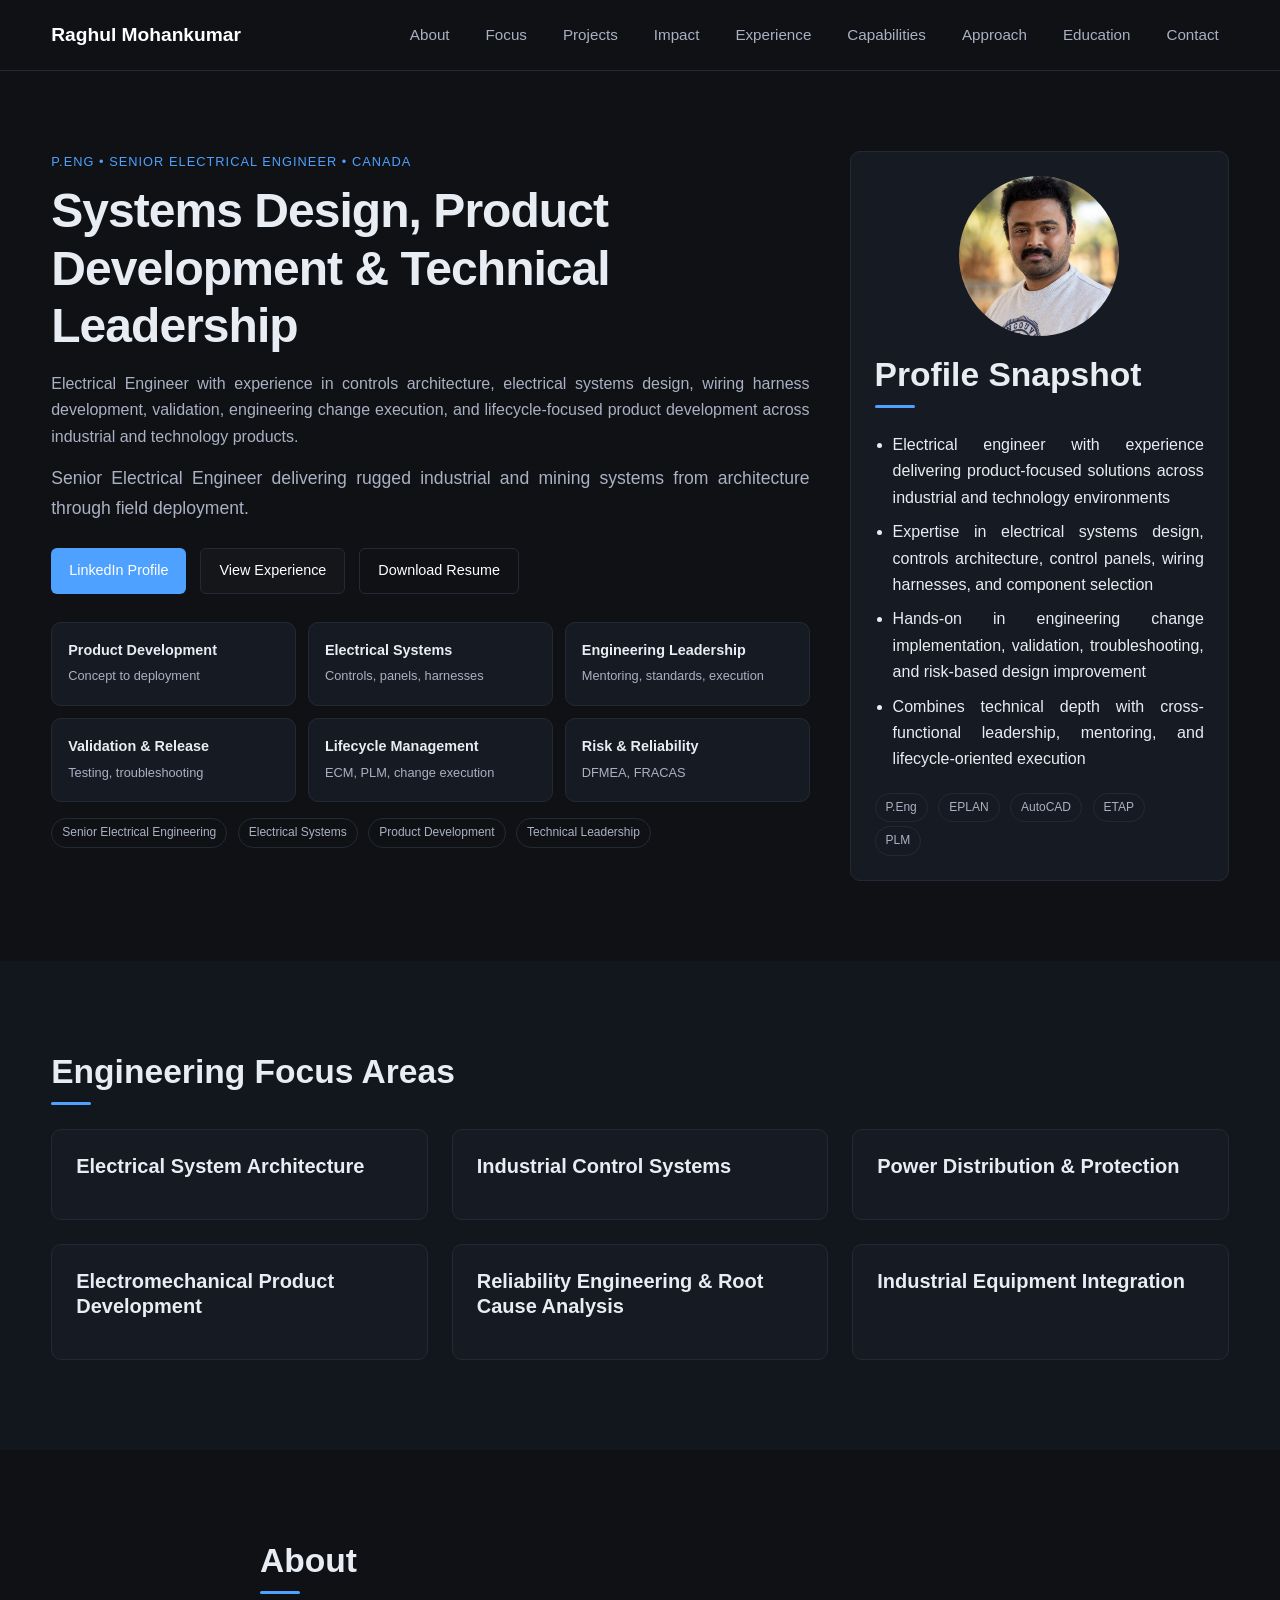
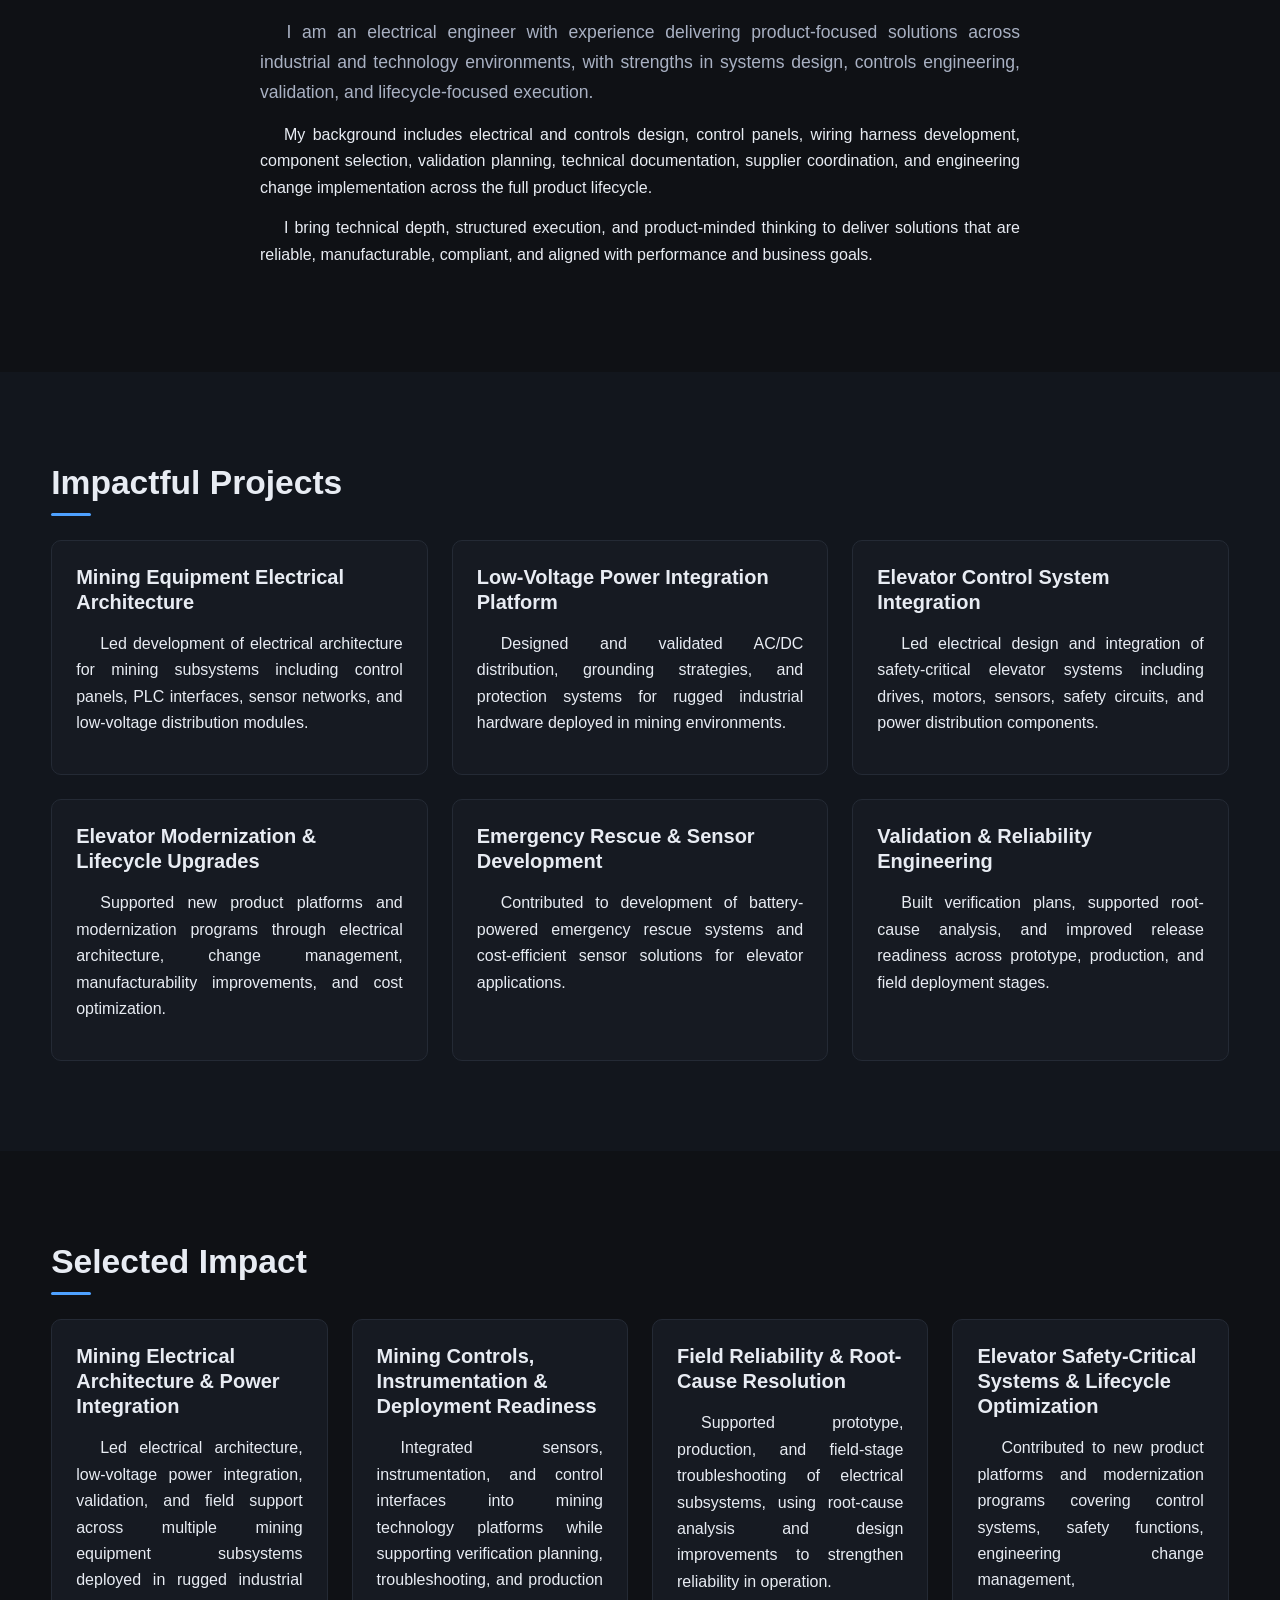
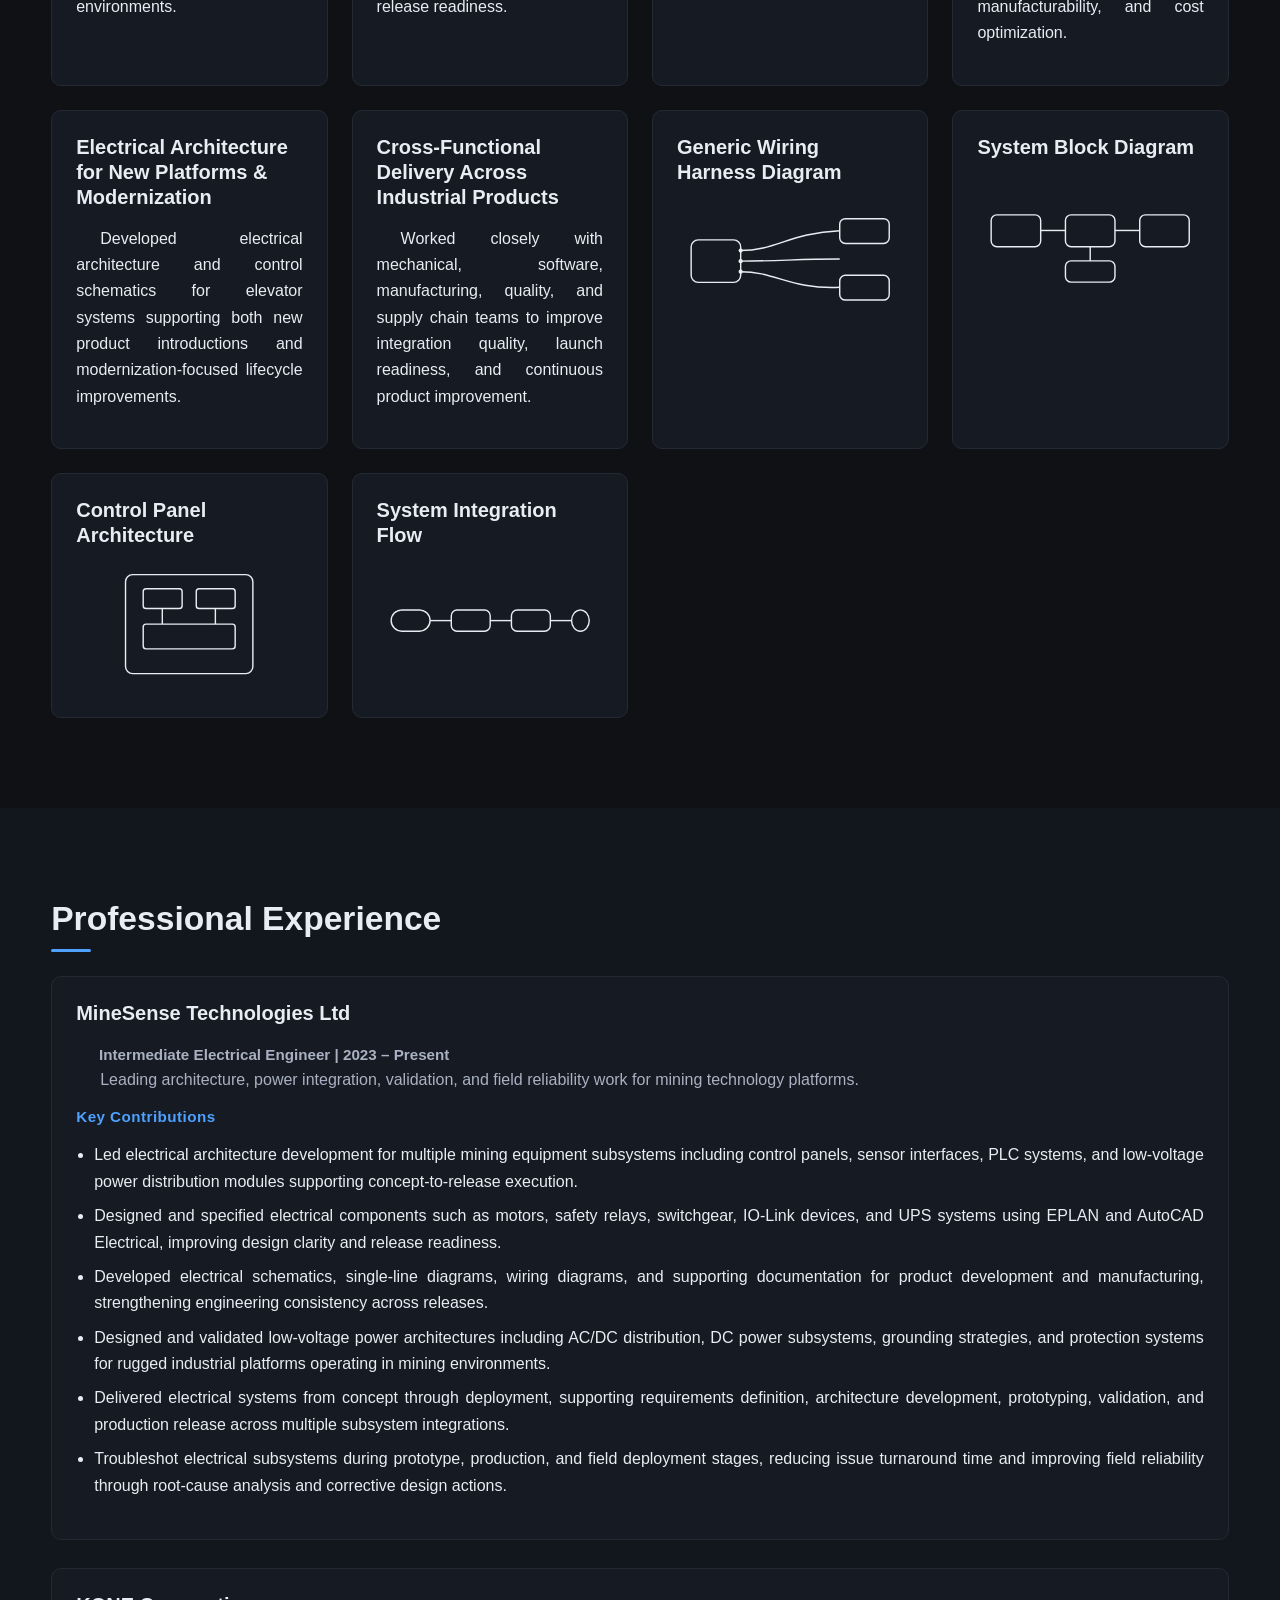
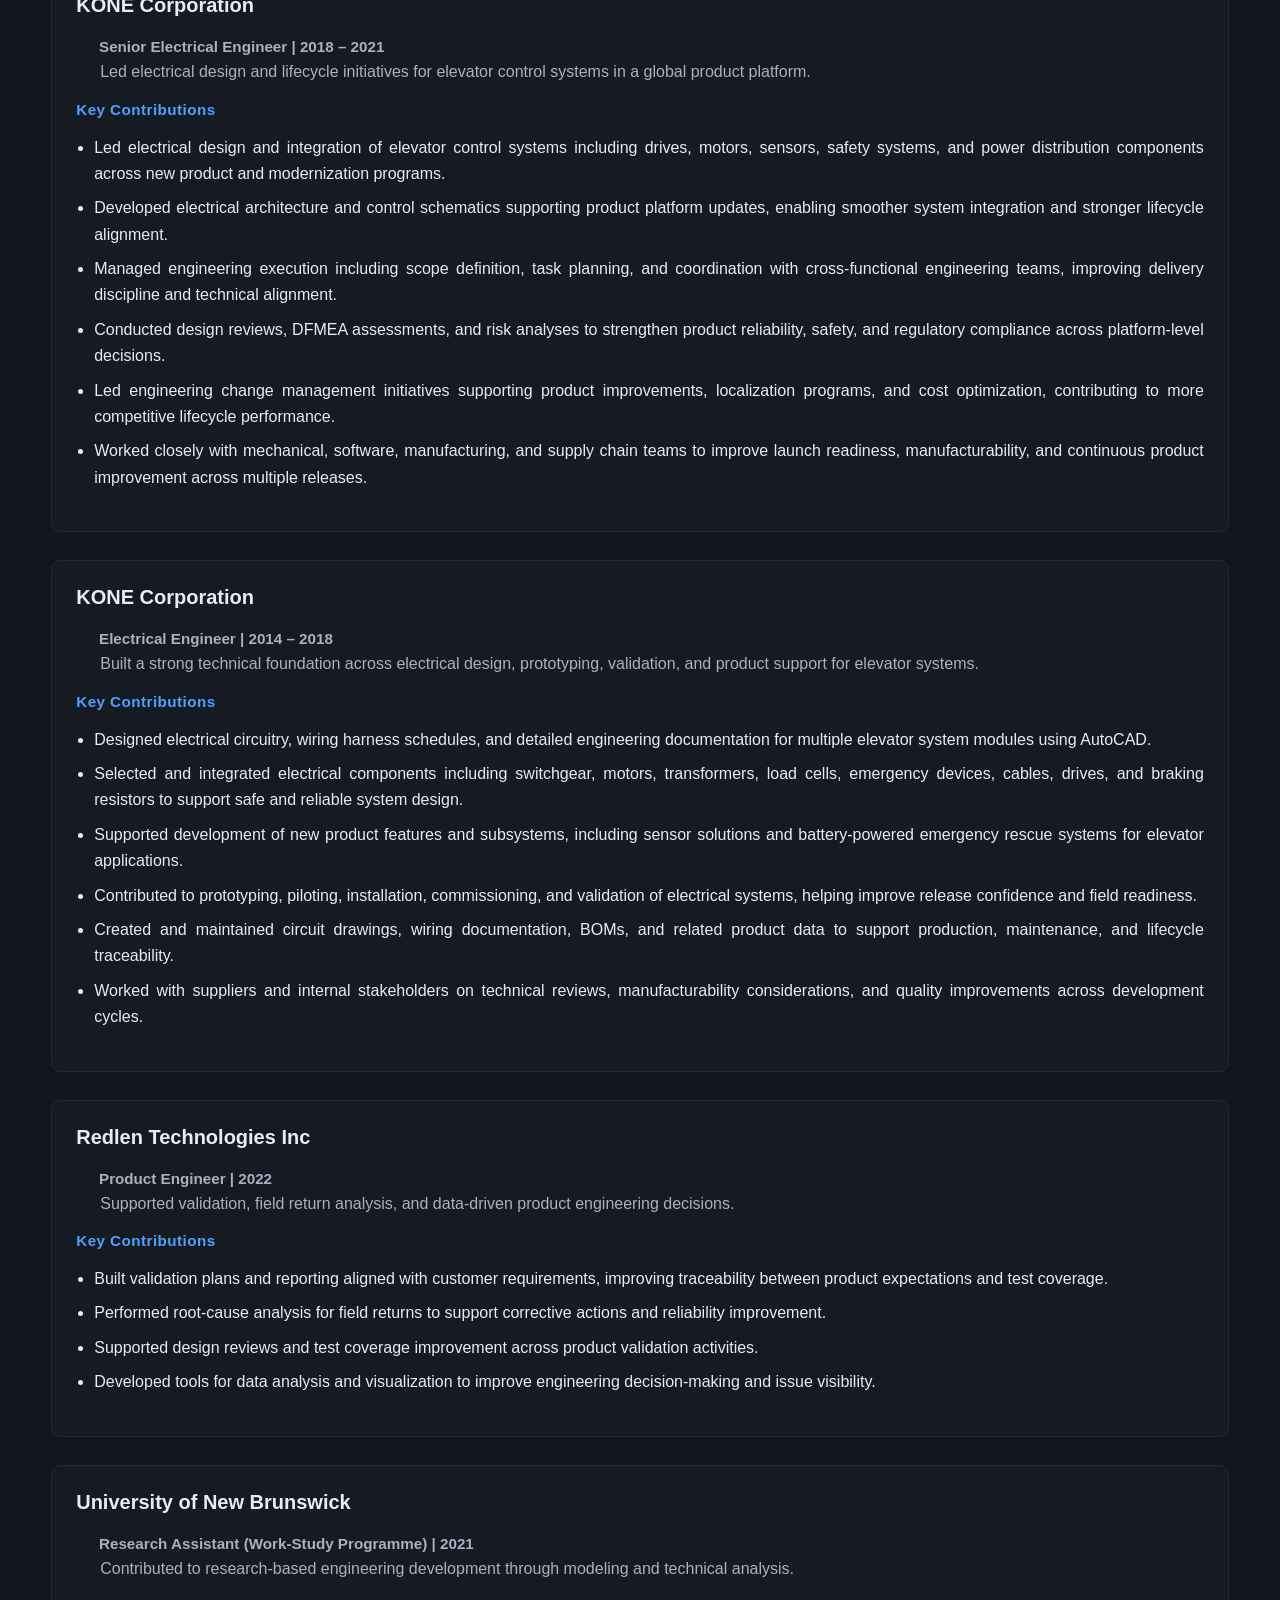
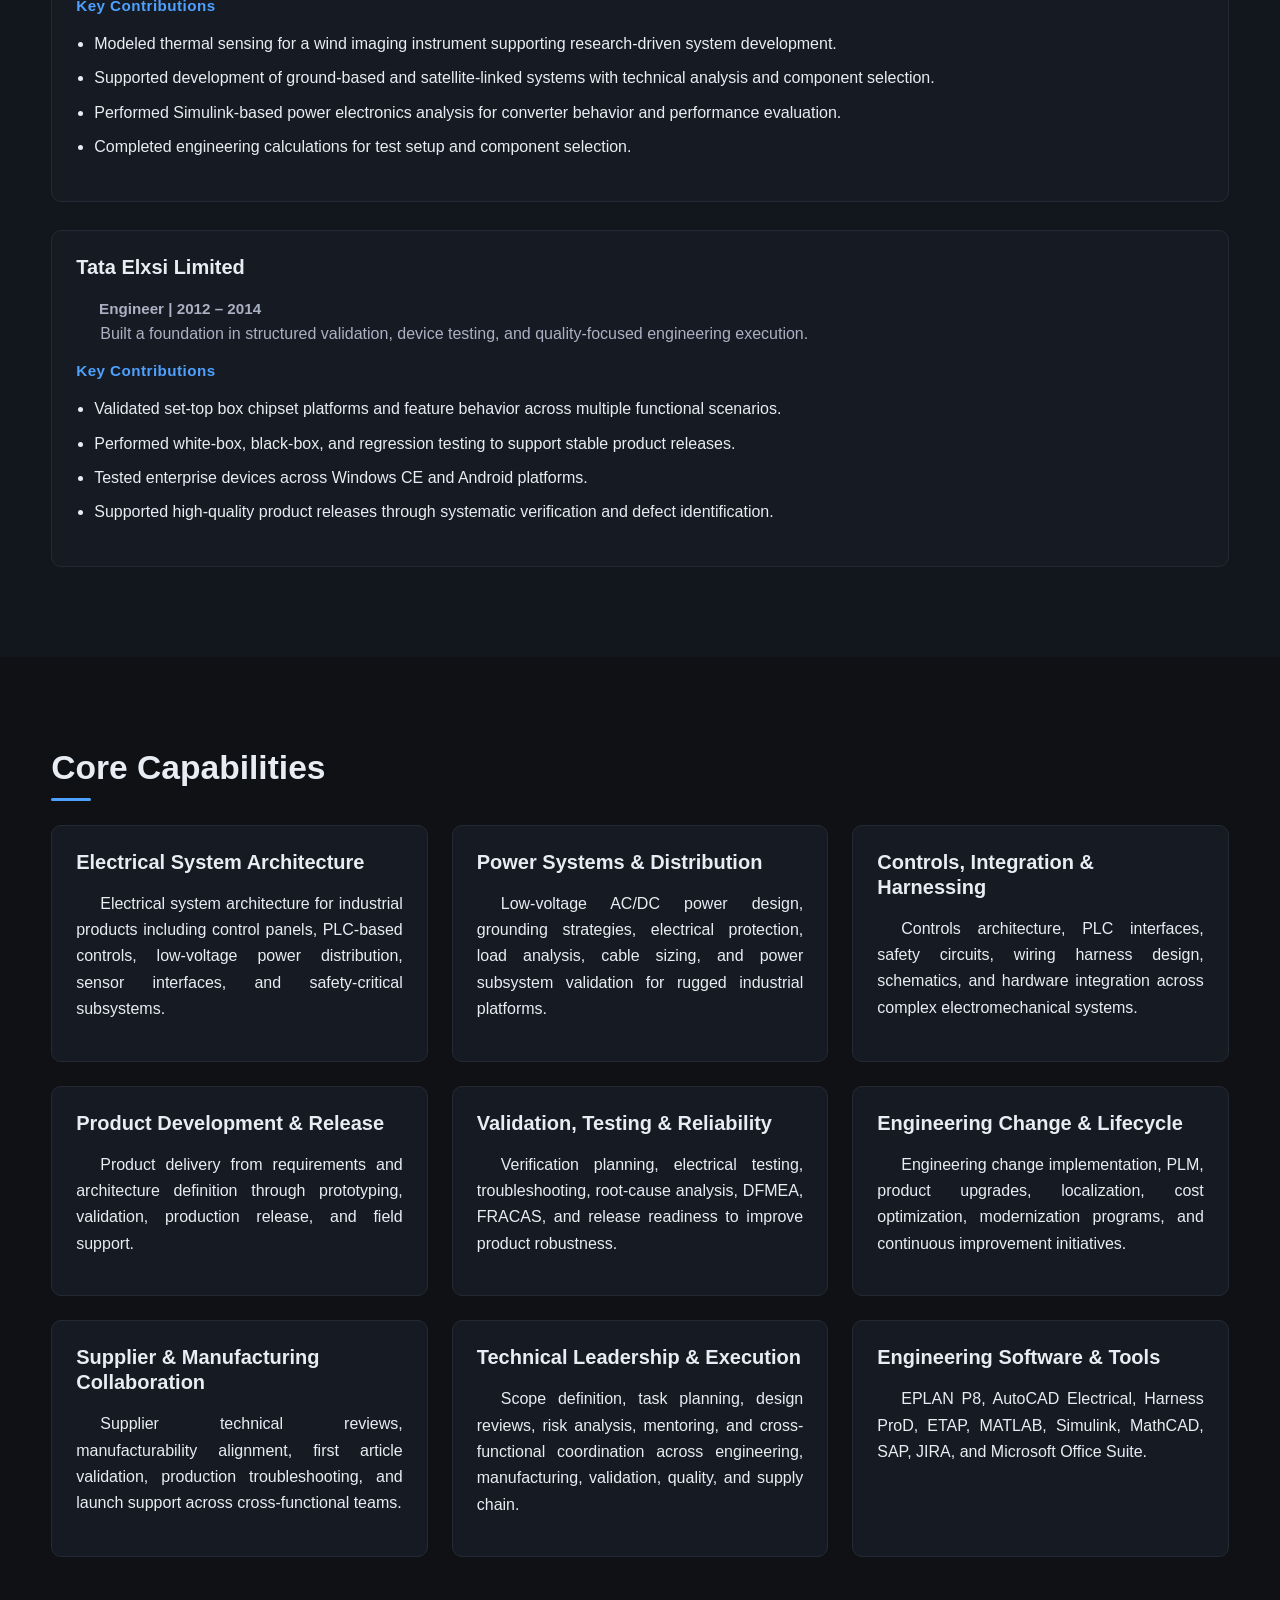
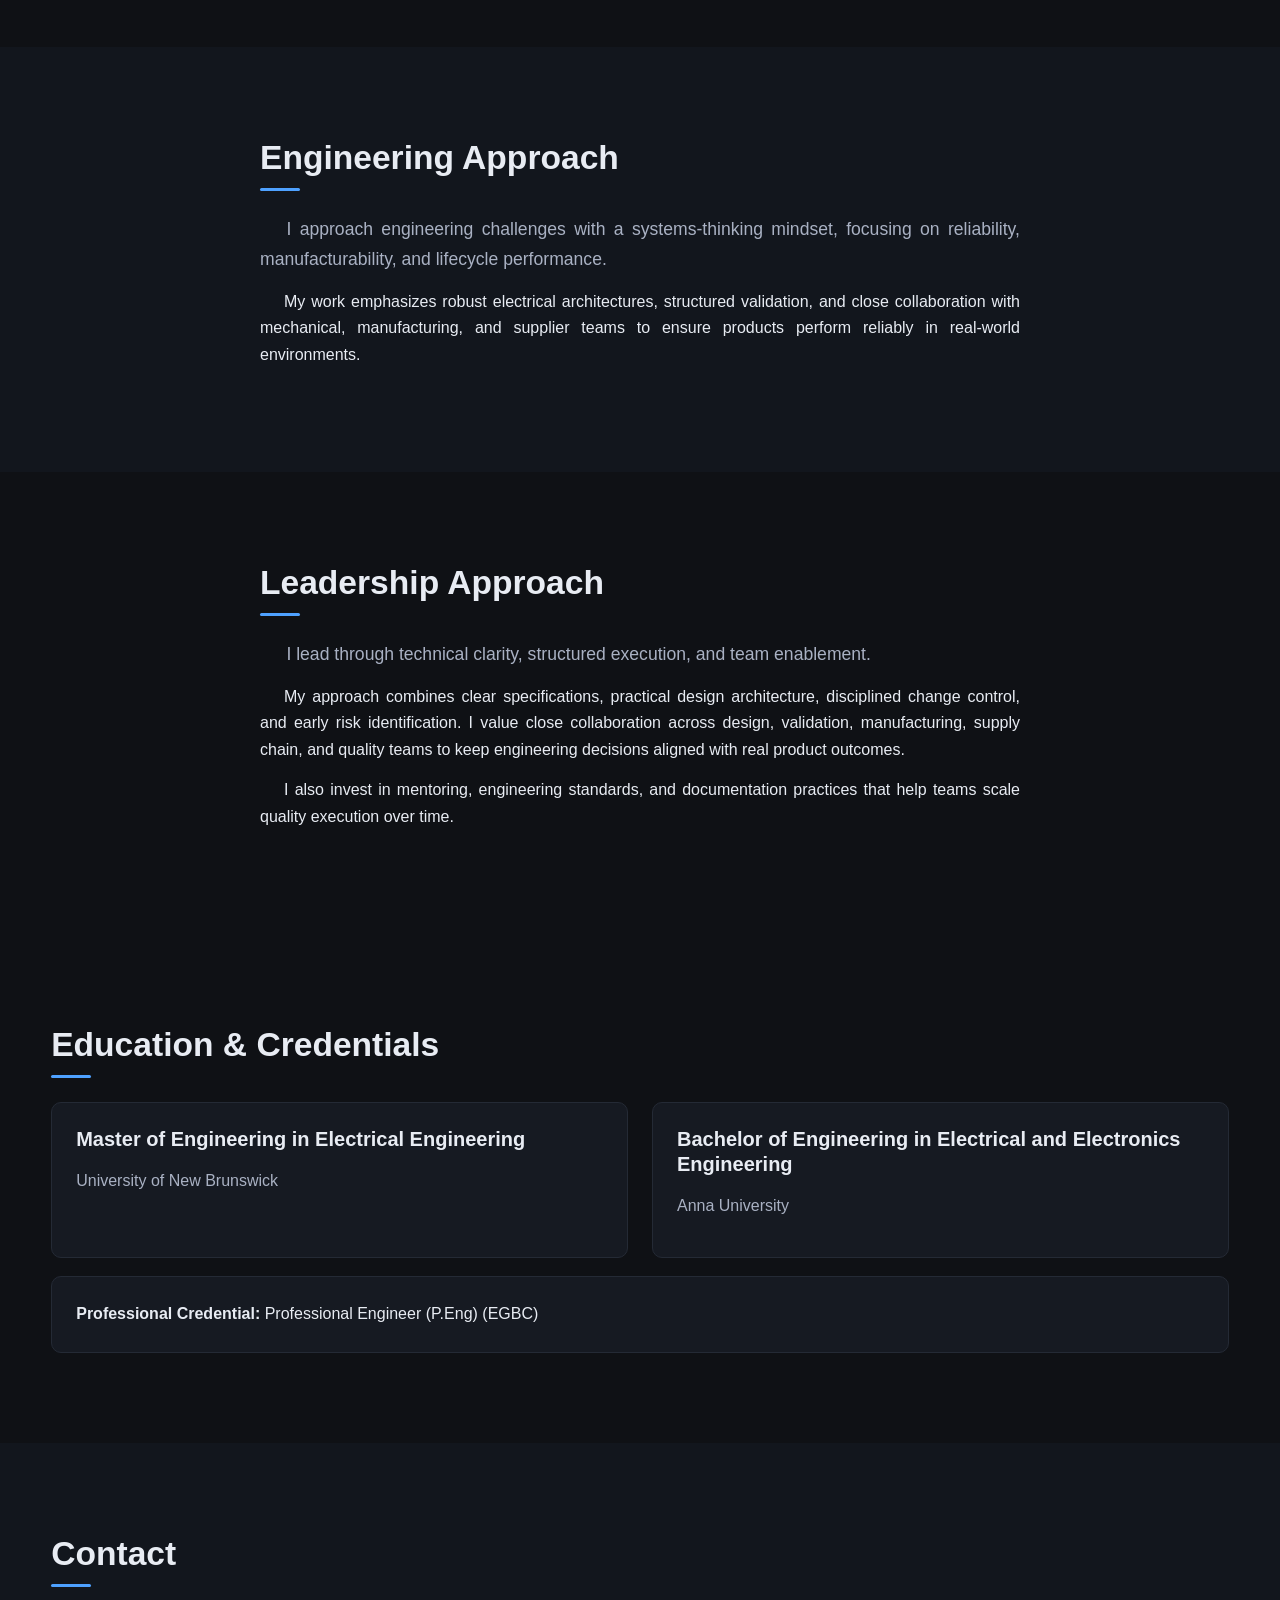
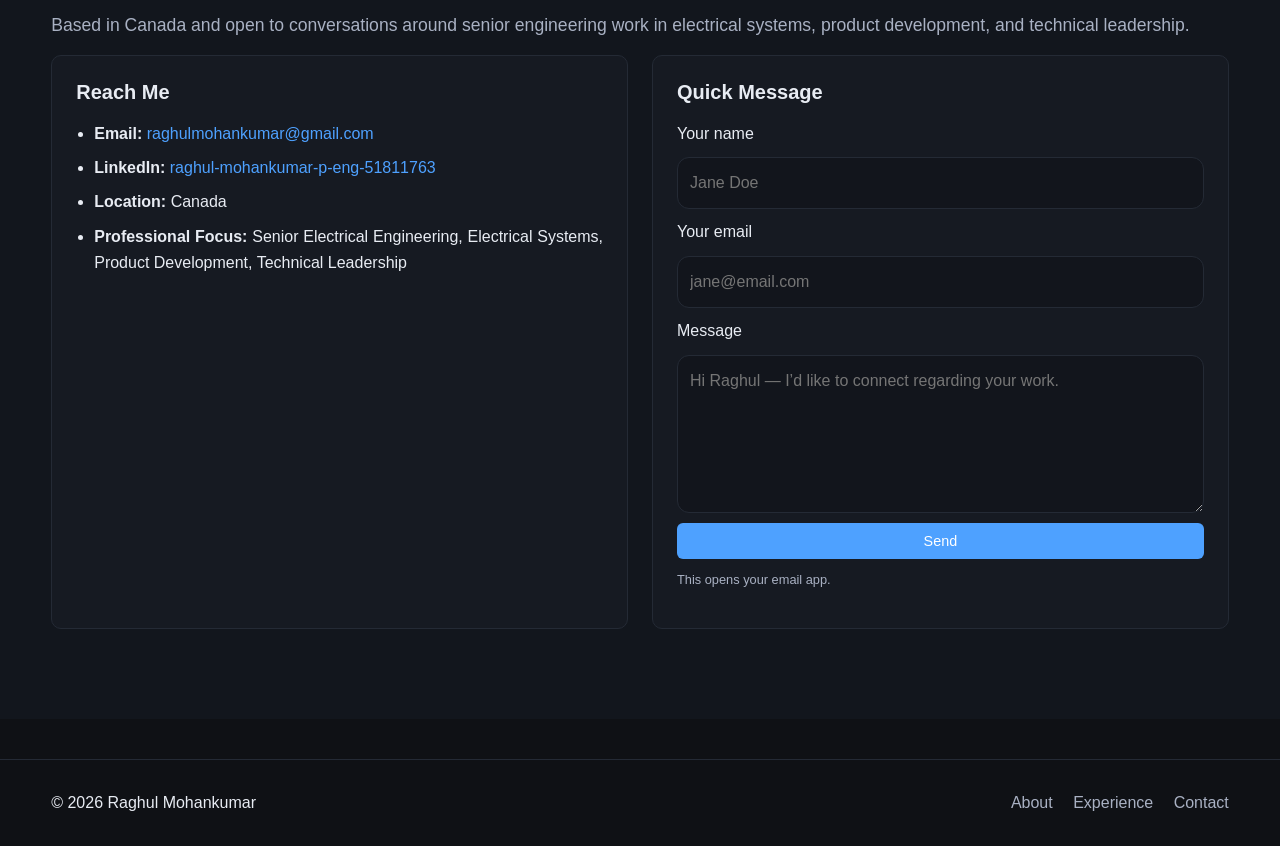
<file: index.html>
<!doctype html>
<html lang="en">
<head>
  <meta charset="utf-8" />
  <meta name="viewport" content="width=device-width, initial-scale=1" />
  <title>Raghul Mohankumar | Senior Electrical Engineer</title>
  <meta
    name="description"
    content="Raghul Mohankumar, P.Eng — Senior Electrical Engineer focused on electrical systems, product development, validation, and lifecycle engineering across industrial and technology products."
  />
  <link rel="stylesheet" href="styles.css" />
</head>
<body>
  <header class="site-header">
    <nav class="nav container">
      <a class="brand" href="#top">Raghul Mohankumar</a>

      <div class="nav-links" id="navLinks">
        <a href="#about">About</a>
        <a href="#focus">Focus</a>
        <a href="#projects">Projects</a>
        <a href="#impact">Impact</a>
        <a href="#experience">Experience</a>
        <a href="#capabilities">Capabilities</a>
        <a href="#approach">Approach</a>
        <a href="#education">Education</a>
        <a href="#contact">Contact</a>
      </div>

      <button class="nav-toggle" id="navToggle" aria-label="Toggle navigation" aria-expanded="false">
        ☰
      </button>
    </nav>
  </header>

  <main id="top">
    <section class="hero">
      <div class="container hero-shell">
        <div class="hero-main">
          <p class="kicker">P.Eng • Senior Electrical Engineer • Canada</p>

          <h1>Systems Design, Product Development &amp; Technical Leadership</h1>

          <p class="subtitle">
            Electrical Engineer with experience in controls architecture, electrical systems design,
            wiring harness development, validation, engineering change execution, and lifecycle-focused
            product development across industrial and technology products.
          </p>

          <p class="lead">
            Senior Electrical Engineer delivering rugged industrial and mining systems from architecture through field deployment.
          </p>

          <div class="cta-row">
            <a class="btn primary" href="https://www.linkedin.com/in/raghul-mohankumar-p-eng-51811763" target="_blank" rel="noopener">LinkedIn Profile</a>
            <a class="btn" href="#experience">View Experience</a>
            <a class="btn ghost" href="Raghul_Mohankumar_Resume_Canada.pdf.pdf" target="_blank" rel="noopener">Download Resume</a>
          </div>

          <div class="hero-cards">
            <div class="stat-card">
              <strong>Product Development</strong>
              <span>Concept to deployment</span>
            </div>

            <div class="stat-card">
              <strong>Electrical Systems</strong>
              <span>Controls, panels, harnesses</span>
            </div>

            <div class="stat-card">
              <strong>Engineering Leadership</strong>
              <span>Mentoring, standards, execution</span>
            </div>

            <div class="stat-card">
              <strong>Validation &amp; Release</strong>
              <span>Testing, troubleshooting</span>
            </div>

            <div class="stat-card">
              <strong>Lifecycle Management</strong>
              <span>ECM, PLM, change execution</span>
            </div>

            <div class="stat-card">
              <strong>Risk &amp; Reliability</strong>
              <span>DFMEA, FRACAS</span>
            </div>
          </div>

          <div class="chips" aria-label="Professional alignment">
            <span class="chip">Senior Electrical Engineering</span>
            <span class="chip">Electrical Systems</span>
            <span class="chip">Product Development</span>
            <span class="chip">Technical Leadership</span>
          </div>
        </div>

        <aside class="hero-card">
          <div class="avatar">
            <img src="images/raghul.jpg" alt="Raghul Mohankumar" />
          </div>

          <div class="hero-card-body">
            <h2 class="h3">Profile Snapshot</h2>

            <ul class="bullets">
              <li>Electrical engineer with experience delivering product-focused solutions across industrial and technology environments</li>
              <li>Expertise in electrical systems design, controls architecture, control panels, wiring harnesses, and component selection</li>
              <li>Hands-on in engineering change implementation, validation, troubleshooting, and risk-based design improvement</li>
              <li>Combines technical depth with cross-functional leadership, mentoring, and lifecycle-oriented execution</li>
            </ul>

            <div class="chips">
              <span class="chip">P.Eng</span>
              <span class="chip">EPLAN</span>
              <span class="chip">AutoCAD</span>
              <span class="chip">ETAP</span>
              <span class="chip">PLM</span>
            </div>
          </div>
        </aside>
      </div>
    </section>

    <section id="focus" class="section alt">
      <div class="container">
        <h2>Engineering Focus Areas</h2>
        <div class="grid-3">
          <article class="card"><h3>Electrical System Architecture</h3></article>
          <article class="card"><h3>Industrial Control Systems</h3></article>
          <article class="card"><h3>Power Distribution &amp; Protection</h3></article>
          <article class="card"><h3>Electromechanical Product Development</h3></article>
          <article class="card"><h3>Reliability Engineering &amp; Root Cause Analysis</h3></article>
          <article class="card"><h3>Industrial Equipment Integration</h3></article>
        </div>
      </div>
    </section>

    <section id="about" class="section">
      <div class="container narrow">
        <h2>About</h2>
        <p class="lead">
          I am an electrical engineer with experience delivering product-focused solutions across industrial
          and technology environments, with strengths in systems design, controls engineering, validation,
          and lifecycle-focused execution.
        </p>
        <p>
          My background includes electrical and controls design, control panels, wiring harness development,
          component selection, validation planning, technical documentation, supplier coordination, and
          engineering change implementation across the full product lifecycle.
        </p>
        <p>
          I bring technical depth, structured execution, and product-minded thinking to deliver solutions
          that are reliable, manufacturable, compliant, and aligned with performance and business goals.
        </p>
      </div>
    </section>

    <section id="projects" class="section alt">
      <div class="container">
        <h2>Impactful Projects</h2>

        <div class="grid-3">
          <article class="card">
            <h3>Mining Equipment Electrical Architecture</h3>
            <p>
              Led development of electrical architecture for mining subsystems including control panels,
              PLC interfaces, sensor networks, and low-voltage distribution modules.
            </p>
          </article>

          <article class="card">
            <h3>Low-Voltage Power Integration Platform</h3>
            <p>
              Designed and validated AC/DC distribution, grounding strategies, and protection systems
              for rugged industrial hardware deployed in mining environments.
            </p>
          </article>

          <article class="card">
            <h3>Elevator Control System Integration</h3>
            <p>
              Led electrical design and integration of safety-critical elevator systems including drives,
              motors, sensors, safety circuits, and power distribution components.
            </p>
          </article>

          <article class="card">
            <h3>Elevator Modernization &amp; Lifecycle Upgrades</h3>
            <p>
              Supported new product platforms and modernization programs through electrical architecture,
              change management, manufacturability improvements, and cost optimization.
            </p>
          </article>

          <article class="card">
            <h3>Emergency Rescue &amp; Sensor Development</h3>
            <p>
              Contributed to development of battery-powered emergency rescue systems and cost-efficient
              sensor solutions for elevator applications.
            </p>
          </article>

          <article class="card">
            <h3>Validation &amp; Reliability Engineering</h3>
            <p>
              Built verification plans, supported root-cause analysis, and improved release readiness
              across prototype, production, and field deployment stages.
            </p>
          </article>
        </div>
      </div>
    </section>

    <section id="impact" class="section">
      <div class="container">
        <h2>Selected Impact</h2>

        <div class="grid-4">
          <article class="card">
            <h3>Mining Electrical Architecture &amp; Power Integration</h3>
            <p>
              Led electrical architecture, low-voltage power integration, validation, and field support
              across multiple mining equipment subsystems deployed in rugged industrial environments.
            </p>
          </article>

          <article class="card">
            <h3>Mining Controls, Instrumentation &amp; Deployment Readiness</h3>
            <p>
              Integrated sensors, instrumentation, and control interfaces into mining technology platforms
              while supporting verification planning, troubleshooting, and production release readiness.
            </p>
          </article>

          <article class="card">
            <h3>Field Reliability &amp; Root-Cause Resolution</h3>
            <p>
              Supported prototype, production, and field-stage troubleshooting of electrical subsystems,
              using root-cause analysis and design improvements to strengthen reliability in operation.
            </p>
          </article>

          <article class="card">
            <h3>Elevator Safety-Critical Systems &amp; Lifecycle Optimization</h3>
            <p>
              Contributed to new product platforms and modernization programs covering control systems,
              safety functions, engineering change management, manufacturability, and cost optimization.
            </p>
          </article>

          <article class="card">
            <h3>Electrical Architecture for New Platforms &amp; Modernization</h3>
            <p>
              Developed electrical architecture and control schematics for elevator systems supporting
              both new product introductions and modernization-focused lifecycle improvements.
            </p>
          </article>

          <article class="card">
            <h3>Cross-Functional Delivery Across Industrial Products</h3>
            <p>
              Worked closely with mechanical, software, manufacturing, quality, and supply chain teams
              to improve integration quality, launch readiness, and continuous product improvement.
            </p>
          </article>

          <article class="card">
            <h3>Generic Wiring Harness Diagram</h3>
            <svg viewBox="0 0 320 170" role="img" aria-label="Generic wiring harness diagram">
              <rect x="20" y="55" width="70" height="60" rx="10" fill="none" stroke="currentColor" stroke-width="2"/>
              <rect x="230" y="25" width="70" height="35" rx="8" fill="none" stroke="currentColor" stroke-width="2"/>
              <rect x="230" y="105" width="70" height="35" rx="8" fill="none" stroke="currentColor" stroke-width="2"/>
              <path d="M90 70 C140 70, 160 45, 230 42" fill="none" stroke="currentColor" stroke-width="2"/>
              <path d="M90 85 C145 85, 170 82, 230 82" fill="none" stroke="currentColor" stroke-width="2"/>
              <path d="M90 100 C140 100, 160 125, 230 122" fill="none" stroke="currentColor" stroke-width="2"/>
              <circle cx="90" cy="70" r="3" fill="currentColor"/>
              <circle cx="90" cy="85" r="3" fill="currentColor"/>
              <circle cx="90" cy="100" r="3" fill="currentColor"/>
            </svg>
          </article>

          <article class="card">
            <h3>System Block Diagram</h3>
            <svg viewBox="0 0 320 170" role="img" aria-label="System block diagram">
              <rect x="20" y="55" width="70" height="45" rx="8" fill="none" stroke="currentColor" stroke-width="2"/>
              <rect x="125" y="55" width="70" height="45" rx="8" fill="none" stroke="currentColor" stroke-width="2"/>
              <rect x="230" y="55" width="70" height="45" rx="8" fill="none" stroke="currentColor" stroke-width="2"/>
              <line x1="90" y1="77" x2="125" y2="77" stroke="currentColor" stroke-width="2"/>
              <line x1="195" y1="77" x2="230" y2="77" stroke="currentColor" stroke-width="2"/>
              <rect x="125" y="120" width="70" height="30" rx="8" fill="none" stroke="currentColor" stroke-width="2"/>
              <line x1="160" y1="100" x2="160" y2="120" stroke="currentColor" stroke-width="2"/>
            </svg>
          </article>

          <article class="card">
            <h3>Control Panel Architecture</h3>
            <svg viewBox="0 0 320 170" role="img" aria-label="Control panel architecture diagram">
              <rect x="70" y="15" width="180" height="140" rx="10" fill="none" stroke="currentColor" stroke-width="2"/>
              <rect x="95" y="35" width="55" height="28" rx="4" fill="none" stroke="currentColor" stroke-width="2"/>
              <rect x="170" y="35" width="55" height="28" rx="4" fill="none" stroke="currentColor" stroke-width="2"/>
              <rect x="95" y="85" width="130" height="35" rx="4" fill="none" stroke="currentColor" stroke-width="2"/>
              <line x1="122" y1="63" x2="122" y2="85" stroke="currentColor" stroke-width="2"/>
              <line x1="197" y1="63" x2="197" y2="85" stroke="currentColor" stroke-width="2"/>
            </svg>
          </article>

          <article class="card">
            <h3>System Integration Flow</h3>
            <svg viewBox="0 0 320 170" role="img" aria-label="System integration flow diagram">
              <rect x="20" y="65" width="55" height="30" rx="15" fill="none" stroke="currentColor" stroke-width="2"/>
              <rect x="105" y="65" width="55" height="30" rx="8" fill="none" stroke="currentColor" stroke-width="2"/>
              <rect x="190" y="65" width="55" height="30" rx="8" fill="none" stroke="currentColor" stroke-width="2"/>
              <rect x="275" y="65" width="25" height="30" rx="15" fill="none" stroke="currentColor" stroke-width="2"/>
              <line x1="75" y1="80" x2="105" y2="80" stroke="currentColor" stroke-width="2"/>
              <line x1="160" y1="80" x2="190" y2="80" stroke="currentColor" stroke-width="2"/>
              <line x1="245" y1="80" x2="275" y2="80" stroke="currentColor" stroke-width="2"/>
            </svg>
          </article>
        </div>
      </div>
    </section>

    <section id="experience" class="section alt">
      <div class="container">
        <h2>Professional Experience</h2>

        <div class="experience-grid">
          <article class="card experience-card featured">
            <div class="experience-head">
              <div>
                <h3>MineSense Technologies Ltd</h3>
                <p class="role-title">Intermediate Electrical Engineer <span class="role-years">| 2023 – Present</span></p>
              </div>
            </div>

            <p class="exp-summary">
              Leading architecture, power integration, validation, and field reliability work for mining technology platforms.
            </p>

            <h4 class="exp-title">Key Contributions</h4>

            <ul class="bullets">
              <li>Led electrical architecture development for multiple mining equipment subsystems including control panels, sensor interfaces, PLC systems, and low-voltage power distribution modules supporting concept-to-release execution.</li>
              <li>Designed and specified electrical components such as motors, safety relays, switchgear, IO-Link devices, and UPS systems using EPLAN and AutoCAD Electrical, improving design clarity and release readiness.</li>
              <li>Developed electrical schematics, single-line diagrams, wiring diagrams, and supporting documentation for product development and manufacturing, strengthening engineering consistency across releases.</li>
              <li>Designed and validated low-voltage power architectures including AC/DC distribution, DC power subsystems, grounding strategies, and protection systems for rugged industrial platforms operating in mining environments.</li>
              <li>Delivered electrical systems from concept through deployment, supporting requirements definition, architecture development, prototyping, validation, and production release across multiple subsystem integrations.</li>
              <li>Troubleshot electrical subsystems during prototype, production, and field deployment stages, reducing issue turnaround time and improving field reliability through root-cause analysis and corrective design actions.</li>
            </ul>
          </article>

          <article class="card experience-card priority">
            <div class="experience-head">
              <div>
                <h3>KONE Corporation</h3>
                <p class="role-title">Senior Electrical Engineer <span class="role-years">| 2018 – 2021</span></p>
              </div>
            </div>

            <p class="exp-summary">
              Led electrical design and lifecycle initiatives for elevator control systems in a global product platform.
            </p>

            <h4 class="exp-title">Key Contributions</h4>

            <ul class="bullets">
              <li>Led electrical design and integration of elevator control systems including drives, motors, sensors, safety systems, and power distribution components across new product and modernization programs.</li>
              <li>Developed electrical architecture and control schematics supporting product platform updates, enabling smoother system integration and stronger lifecycle alignment.</li>
              <li>Managed engineering execution including scope definition, task planning, and coordination with cross-functional engineering teams, improving delivery discipline and technical alignment.</li>
              <li>Conducted design reviews, DFMEA assessments, and risk analyses to strengthen product reliability, safety, and regulatory compliance across platform-level decisions.</li>
              <li>Led engineering change management initiatives supporting product improvements, localization programs, and cost optimization, contributing to more competitive lifecycle performance.</li>
              <li>Worked closely with mechanical, software, manufacturing, and supply chain teams to improve launch readiness, manufacturability, and continuous product improvement across multiple releases.</li>
            </ul>
          </article>

          <article class="card experience-card">
            <div class="experience-head">
              <div>
                <h3>KONE Corporation</h3>
                <p class="role-title">Electrical Engineer <span class="role-years">| 2014 – 2018</span></p>
              </div>
            </div>

            <p class="exp-summary">
              Built a strong technical foundation across electrical design, prototyping, validation, and product support for elevator systems.
            </p>

            <h4 class="exp-title">Key Contributions</h4>

            <ul class="bullets">
              <li>Designed electrical circuitry, wiring harness schedules, and detailed engineering documentation for multiple elevator system modules using AutoCAD.</li>
              <li>Selected and integrated electrical components including switchgear, motors, transformers, load cells, emergency devices, cables, drives, and braking resistors to support safe and reliable system design.</li>
              <li>Supported development of new product features and subsystems, including sensor solutions and battery-powered emergency rescue systems for elevator applications.</li>
              <li>Contributed to prototyping, piloting, installation, commissioning, and validation of electrical systems, helping improve release confidence and field readiness.</li>
              <li>Created and maintained circuit drawings, wiring documentation, BOMs, and related product data to support production, maintenance, and lifecycle traceability.</li>
              <li>Worked with suppliers and internal stakeholders on technical reviews, manufacturability considerations, and quality improvements across development cycles.</li>
            </ul>
          </article>

          <article class="card experience-card">
            <div class="experience-head">
              <div>
                <h3>Redlen Technologies Inc</h3>
                <p class="role-title">Product Engineer <span class="role-years">| 2022</span></p>
              </div>
            </div>

            <p class="exp-summary">
              Supported validation, field return analysis, and data-driven product engineering decisions.
            </p>

            <h4 class="exp-title">Key Contributions</h4>

            <ul class="bullets">
              <li>Built validation plans and reporting aligned with customer requirements, improving traceability between product expectations and test coverage.</li>
              <li>Performed root-cause analysis for field returns to support corrective actions and reliability improvement.</li>
              <li>Supported design reviews and test coverage improvement across product validation activities.</li>
              <li>Developed tools for data analysis and visualization to improve engineering decision-making and issue visibility.</li>
            </ul>
          </article>

          <article class="card experience-card">
            <div class="experience-head">
              <div>
                <h3>University of New Brunswick</h3>
                <p class="role-title">Research Assistant (Work-Study Programme) <span class="role-years">| 2021</span></p>
              </div>
            </div>

            <p class="exp-summary">
              Contributed to research-based engineering development through modeling and technical analysis.
            </p>

            <h4 class="exp-title">Key Contributions</h4>

            <ul class="bullets">
              <li>Modeled thermal sensing for a wind imaging instrument supporting research-driven system development.</li>
              <li>Supported development of ground-based and satellite-linked systems with technical analysis and component selection.</li>
              <li>Performed Simulink-based power electronics analysis for converter behavior and performance evaluation.</li>
              <li>Completed engineering calculations for test setup and component selection.</li>
            </ul>
          </article>

          <article class="card experience-card">
            <div class="experience-head">
              <div>
                <h3>Tata Elxsi Limited</h3>
                <p class="role-title">Engineer <span class="role-years">| 2012 – 2014</span></p>
              </div>
            </div>

            <p class="exp-summary">
              Built a foundation in structured validation, device testing, and quality-focused engineering execution.
            </p>

            <h4 class="exp-title">Key Contributions</h4>

            <ul class="bullets">
              <li>Validated set-top box chipset platforms and feature behavior across multiple functional scenarios.</li>
              <li>Performed white-box, black-box, and regression testing to support stable product releases.</li>
              <li>Tested enterprise devices across Windows CE and Android platforms.</li>
              <li>Supported high-quality product releases through systematic verification and defect identification.</li>
            </ul>
          </article>
        </div>
      </div>
    </section>

    <section id="capabilities" class="section">
      <div class="container">
        <h2>Core Capabilities</h2>

        <div class="grid-3">
          <article class="card">
            <h3>Electrical System Architecture</h3>
            <p>
              Electrical system architecture for industrial products including control panels, PLC-based controls,
              low-voltage power distribution, sensor interfaces, and safety-critical subsystems.
            </p>
          </article>

          <article class="card">
            <h3>Power Systems &amp; Distribution</h3>
            <p>
              Low-voltage AC/DC power design, grounding strategies, electrical protection, load analysis,
              cable sizing, and power subsystem validation for rugged industrial platforms.
            </p>
          </article>

          <article class="card">
            <h3>Controls, Integration &amp; Harnessing</h3>
            <p>
              Controls architecture, PLC interfaces, safety circuits, wiring harness design, schematics,
              and hardware integration across complex electromechanical systems.
            </p>
          </article>

          <article class="card">
            <h3>Product Development &amp; Release</h3>
            <p>
              Product delivery from requirements and architecture definition through prototyping, validation,
              production release, and field support.
            </p>
          </article>

          <article class="card">
            <h3>Validation, Testing &amp; Reliability</h3>
            <p>
              Verification planning, electrical testing, troubleshooting, root-cause analysis, DFMEA,
              FRACAS, and release readiness to improve product robustness.
            </p>
          </article>

          <article class="card">
            <h3>Engineering Change &amp; Lifecycle</h3>
            <p>
              Engineering change implementation, PLM, product upgrades, localization, cost optimization,
              modernization programs, and continuous improvement initiatives.
            </p>
          </article>

          <article class="card">
            <h3>Supplier &amp; Manufacturing Collaboration</h3>
            <p>
              Supplier technical reviews, manufacturability alignment, first article validation,
              production troubleshooting, and launch support across cross-functional teams.
            </p>
          </article>

          <article class="card">
            <h3>Technical Leadership &amp; Execution</h3>
            <p>
              Scope definition, task planning, design reviews, risk analysis, mentoring, and cross-functional
              coordination across engineering, manufacturing, validation, quality, and supply chain.
            </p>
          </article>

          <article class="card">
            <h3>Engineering Software &amp; Tools</h3>
            <p>
              EPLAN P8, AutoCAD Electrical, Harness ProD, ETAP, MATLAB, Simulink, MathCAD, SAP, JIRA,
              and Microsoft Office Suite.
            </p>
          </article>
        </div>
      </div>
    </section>

    <section id="approach" class="section alt">
      <div class="container narrow">
        <h2>Engineering Approach</h2>
        <p class="lead">
          I approach engineering challenges with a systems-thinking mindset, focusing on reliability, manufacturability, and lifecycle performance.
        </p>
        <p>
          My work emphasizes robust electrical architectures, structured validation, and close collaboration with mechanical, manufacturing, and supplier teams to ensure products perform reliably in real-world environments.
        </p>
      </div>
    </section>

    <section id="leadership" class="section">
      <div class="container narrow">
        <h2>Leadership Approach</h2>
        <p class="lead">
          I lead through technical clarity, structured execution, and team enablement.
        </p>
        <p>
          My approach combines clear specifications, practical design architecture, disciplined change control,
          and early risk identification. I value close collaboration across design, validation, manufacturing,
          supply chain, and quality teams to keep engineering decisions aligned with real product outcomes.
        </p>
        <p>
          I also invest in mentoring, engineering standards, and documentation practices that help teams
          scale quality execution over time.
        </p>
      </div>
    </section>

    <section id="education" class="section">
      <div class="container">
        <h2>Education &amp; Credentials</h2>

        <div class="grid-2">
          <article class="card">
            <h3>Master of Engineering in Electrical Engineering</h3>
            <p class="muted">University of New Brunswick</p>
          </article>

          <article class="card">
            <h3>Bachelor of Engineering in Electrical and Electronics Engineering</h3>
            <p class="muted">Anna University</p>
          </article>
        </div>

        <div class="card slim">
          <strong>Professional Credential:</strong> Professional Engineer (P.Eng) (EGBC)
        </div>
      </div>
    </section>

    <section id="contact" class="section alt">
      <div class="container">
        <h2>Contact</h2>
        <p class="lead">
          Based in Canada and open to conversations around senior engineering work in electrical systems, product development, and technical leadership.
        </p>

        <div class="grid-2">
          <article class="card">
            <h3>Reach Me</h3>
            <ul class="list">
              <li><strong>Email:</strong> <a href="mailto:raghulmohankumar@gmail.com">raghulmohankumar@gmail.com</a></li>
              <li><strong>LinkedIn:</strong> <a href="https://www.linkedin.com/in/raghul-mohankumar-p-eng-51811763" target="_blank" rel="noopener">raghul-mohankumar-p-eng-51811763</a></li>
              <li><strong>Location:</strong> Canada</li>
              <li><strong>Professional Focus:</strong> Senior Electrical Engineering, Electrical Systems, Product Development, Technical Leadership</li>
            </ul>
          </article>

          <article class="card">
            <h3>Quick Message</h3>
            <form class="contact-form" id="contactForm">
              <label for="name">Your name</label>
              <input id="name" name="name" required placeholder="Jane Doe" />

              <label for="email">Your email</label>
              <input id="email" name="email" type="email" required placeholder="jane@email.com" />

              <label for="message">Message</label>
              <textarea id="message" name="message" rows="5" required placeholder="Hi Raghul — I’d like to connect regarding your work."></textarea>

              <button class="btn primary" type="submit">Send</button>
              <p class="muted tiny">This opens your email app.</p>
            </form>
          </article>
        </div>
      </div>
    </section>
  </main>

  <footer class="footer">
    <div class="container footer-row">
      <span>© <span id="year"></span> Raghul Mohankumar</span>
      <div class="footer-links">
        <a href="#about">About</a>
        <a href="#experience">Experience</a>
        <a href="#contact">Contact</a>
      </div>
    </div>
  </footer>

  <script src="script.js"></script>
</body>
</html>
</file>
<file: styles.css>
:root{
  --bg:#0f1115;
  --card:#161a22;
  --accent:#4ea1ff;
  --text:#e8ecf3;
  --muted:#a9b1c3;
  --border:#242a35;
}

*{
  box-sizing:border-box;
}

html{
  scroll-behavior:smooth;
}

html, body{
  overflow-x:hidden;
}

body{
  margin:0;
  font-family:-apple-system,BlinkMacSystemFont,"Segoe UI",Roboto,Ubuntu,"Helvetica Neue",Arial,sans-serif;
  background:var(--bg);
  color:var(--text);
  line-height:1.65;
}

.container{
  width:92%;
  max-width:1200px;
  margin:auto;
}

.narrow{
  max-width:760px;
}

.section{
  padding:90px 0;
}

.section.alt{
  background:#12161d;
}

h1,h2,h3,h4{
  margin:0 0 16px;
  line-height:1.25;
}

h1{
  font-size:3rem;
  font-weight:700;
  letter-spacing:-0.02em;
  line-height:1.2;
}

h2{
  font-size:2.1rem;
  font-weight:650;
  margin-bottom:36px;
  position:relative;
}

h2::after{
  content:"";
  width:40px;
  height:3px;
  background:var(--accent);
  position:absolute;
  left:0;
  bottom:-12px;
  border-radius:2px;
}

h3{
  font-size:1.25rem;
  font-weight:600;
}

h4{
  font-size:.95rem;
}

.lead{
  font-size:1.1rem;
  line-height:1.7;
  color:var(--muted);
}

.muted{
  color:var(--muted);
}

.tiny{
  font-size:.8rem;
}

p{
  margin:0 0 14px;
  text-align:justify;
}

/* Paragraph indentation only for content sections */
#about p,
#experience p,
#capabilities p,
#approach p,
#leadership p,
#projects p,
#impact p{
  text-indent:1.5em;
}

img{
  display:block;
  max-width:100%;
}

a{
  color:var(--accent);
  text-decoration:none;
}

a:hover{
  text-decoration:underline;
}

/* Header */
.site-header{
  position:sticky;
  top:0;
  background:#0f1115;
  border-bottom:1px solid var(--border);
  z-index:1000;
}

.nav{
  display:flex;
  align-items:center;
  justify-content:space-between;
  height:70px;
  gap:16px;
}

.brand{
  font-weight:700;
  font-size:1.2rem;
  text-decoration:none;
  color:white;
}

.nav-links{
  display:flex;
  gap:8px;
  flex-wrap:wrap;
}

.nav-links a{
  margin-left:8px;
  text-decoration:none;
  color:var(--muted);
  font-size:.95rem;
  padding:8px 10px;
  border-radius:10px;
  transition:all .2s ease;
}

.nav-links a:hover{
  color:white;
  background:rgba(255,255,255,.06);
  transform:translateY(-1px);
  text-decoration:none;
}

.nav-toggle{
  display:none;
  background:none;
  border:1px solid var(--border);
  color:var(--text);
  border-radius:8px;
  padding:8px 12px;
  cursor:pointer;
}

/* Hero */
.hero{
  padding:80px 0;
}

.hero-shell{
  display:grid;
  grid-template-columns:2fr 1fr;
  gap:40px;
  align-items:start;
}

.hero-main{
  min-width:0;
}

.kicker{
  color:var(--accent);
  font-size:.8rem;
  letter-spacing:.08em;
  text-transform:uppercase;
  margin-bottom:10px;
}

.subtitle{
  color:var(--muted);
  font-size:1rem;
  max-width:100%;
}

.cta-row{
  margin-top:24px;
  display:flex;
  gap:14px;
  flex-wrap:wrap;
}

.btn{
  padding:10px 18px;
  border-radius:6px;
  border:1px solid var(--border);
  text-decoration:none;
  font-size:.9rem;
  color:white;
  display:inline-flex;
  align-items:center;
  justify-content:center;
  transition:all .25s ease;
  background:rgba(255,255,255,.02);
}

.btn:hover{
  transform:translateY(-2px);
  box-shadow:0 8px 20px rgba(0,0,0,.25);
  text-decoration:none;
}

.btn.primary{
  background:var(--accent);
  border:none;
  color:#fff;
}

.btn.ghost{
  background:none;
}

.hero-cards{
  margin-top:28px;
  display:grid;
  grid-template-columns:repeat(3,1fr);
  gap:12px;
}

.stat-card{
  background:var(--card);
  padding:16px;
  border-radius:10px;
  border:1px solid var(--border);
  transition:all .25s ease;
}

.stat-card:hover{
  transform:translateY(-4px);
  box-shadow:0 8px 28px rgba(0,0,0,.35);
}

.stat-card strong{
  display:block;
  font-size:.9rem;
}

.stat-card span{
  font-size:.8rem;
  color:var(--muted);
}

.hero-card{
  background:var(--card);
  padding:24px;
  border-radius:10px;
  border:1px solid var(--border);
  transition:all .25s ease;
}

.hero-card:hover{
  transform:translateY(-4px);
  box-shadow:0 8px 28px rgba(0,0,0,.35);
}

.avatar{
  width:160px;
  height:160px;
  margin:auto;
  border-radius:50%;
  overflow:hidden;
}

.avatar img{
  width:100%;
  height:100%;
  object-fit:cover;
}

.hero-card-body{
  margin-top:18px;
  padding:0;
}

.bullets{
  padding-left:18px;
}

.bullets li{
  margin-bottom:8px;
}

.chips{
  margin-top:12px;
}

.chip{
  display:inline-block;
  border:1px solid var(--border);
  padding:4px 10px;
  margin:4px 6px 0 0;
  border-radius:16px;
  font-size:.75rem;
  color:var(--muted);
}

/* Grid systems */
.grid-2{
  display:grid;
  grid-template-columns:repeat(2,1fr);
  gap:24px;
}

.grid-3{
  display:grid;
  grid-template-columns:repeat(3,1fr);
  gap:24px;
}

.grid-4{
  display:grid;
  grid-template-columns:repeat(4,1fr);
  gap:24px;
}

/* Cards */
.card{
  background:var(--card);
  border-radius:10px;
  border:1px solid var(--border);
  padding:24px;
  transition:all .25s ease;
}

.card:hover{
  transform:translateY(-4px);
  box-shadow:0 8px 28px rgba(0,0,0,.35);
}

.card.slim{
  margin-top:18px;
}

/* Experience */
.experience-grid{
  display:grid;
  gap:28px;
}

.experience-card{
  position:relative;
}

.exp-summary{
  margin-bottom:14px;
  color:var(--muted);
}

.exp-title{
  font-size:.95rem;
  margin-top:12px;
  margin-bottom:6px;
  color:var(--accent);
  letter-spacing:.03em;
}

.role-title{
  margin:0;
  color:var(--muted);
  font-weight:600;
  font-size:.95rem;
}

.role-years{
  color:var(--muted);
}

.featured{
  grid-column:span 1;
}

/* Lists */
.list{
  padding-left:18px;
}

.list li{
  margin-bottom:8px;
}

.bullets li,
.list li{
  text-align:justify;
}

/* Contact */
.contact-form{
  display:flex;
  flex-direction:column;
  gap:10px;
}

input,
textarea{
  border-radius:12px;
  border:1px solid var(--border);
  padding:12px;
  background:rgba(0,0,0,.18);
  color:var(--text);
  width:100%;
  font:inherit;
}

input:focus,
textarea:focus{
  outline:none;
  border-color:var(--accent);
}

/* Footer */
.footer{
  border-top:1px solid var(--border);
  padding:30px 0;
  margin-top:40px;
}

.footer-row{
  display:flex;
  justify-content:space-between;
  align-items:center;
  gap:16px;
  flex-wrap:wrap;
}

.footer-links a{
  margin-left:16px;
  color:var(--muted);
  text-decoration:none;
}

.footer-links a:hover{
  color:white;
}

/* Responsive */
@media (max-width:1100px){
  .grid-4{
    grid-template-columns:repeat(2,1fr);
  }

  .hero-cards{
    grid-template-columns:1fr 1fr;
  }
}

@media (max-width:900px){
  .hero-shell{
    grid-template-columns:1fr;
  }

  .grid-3{
    grid-template-columns:1fr;
  }

  .grid-2{
    grid-template-columns:1fr;
  }

  .hero-cards{
    grid-template-columns:1fr 1fr;
  }

  .nav-links{
    display:none;
  }

  .nav-toggle{
    display:block;
  }
}

@media (max-width:780px){
  .section{
    padding:72px 0;
  }

  .container,
  .narrow{
    width:94%;
  }

  .nav{
    flex-wrap:wrap;
    height:auto;
    padding:14px 0;
  }

  .nav-links{
    display:none;
    width:100%;
    flex-direction:column;
    gap:6px;
    margin-top:10px;
  }

  .nav-links.open{
    display:flex;
  }

  .nav-links a{
    margin-left:0;
    width:100%;
  }

  .hero-cards{
    grid-template-columns:1fr;
  }

  h1{
    font-size:2.25rem;
  }

  h2{
    font-size:1.75rem;
  }

  .card,
  .hero-card{
    padding:18px;
  }

  .avatar{
    width:140px;
    height:140px;
  }
}
</file>
